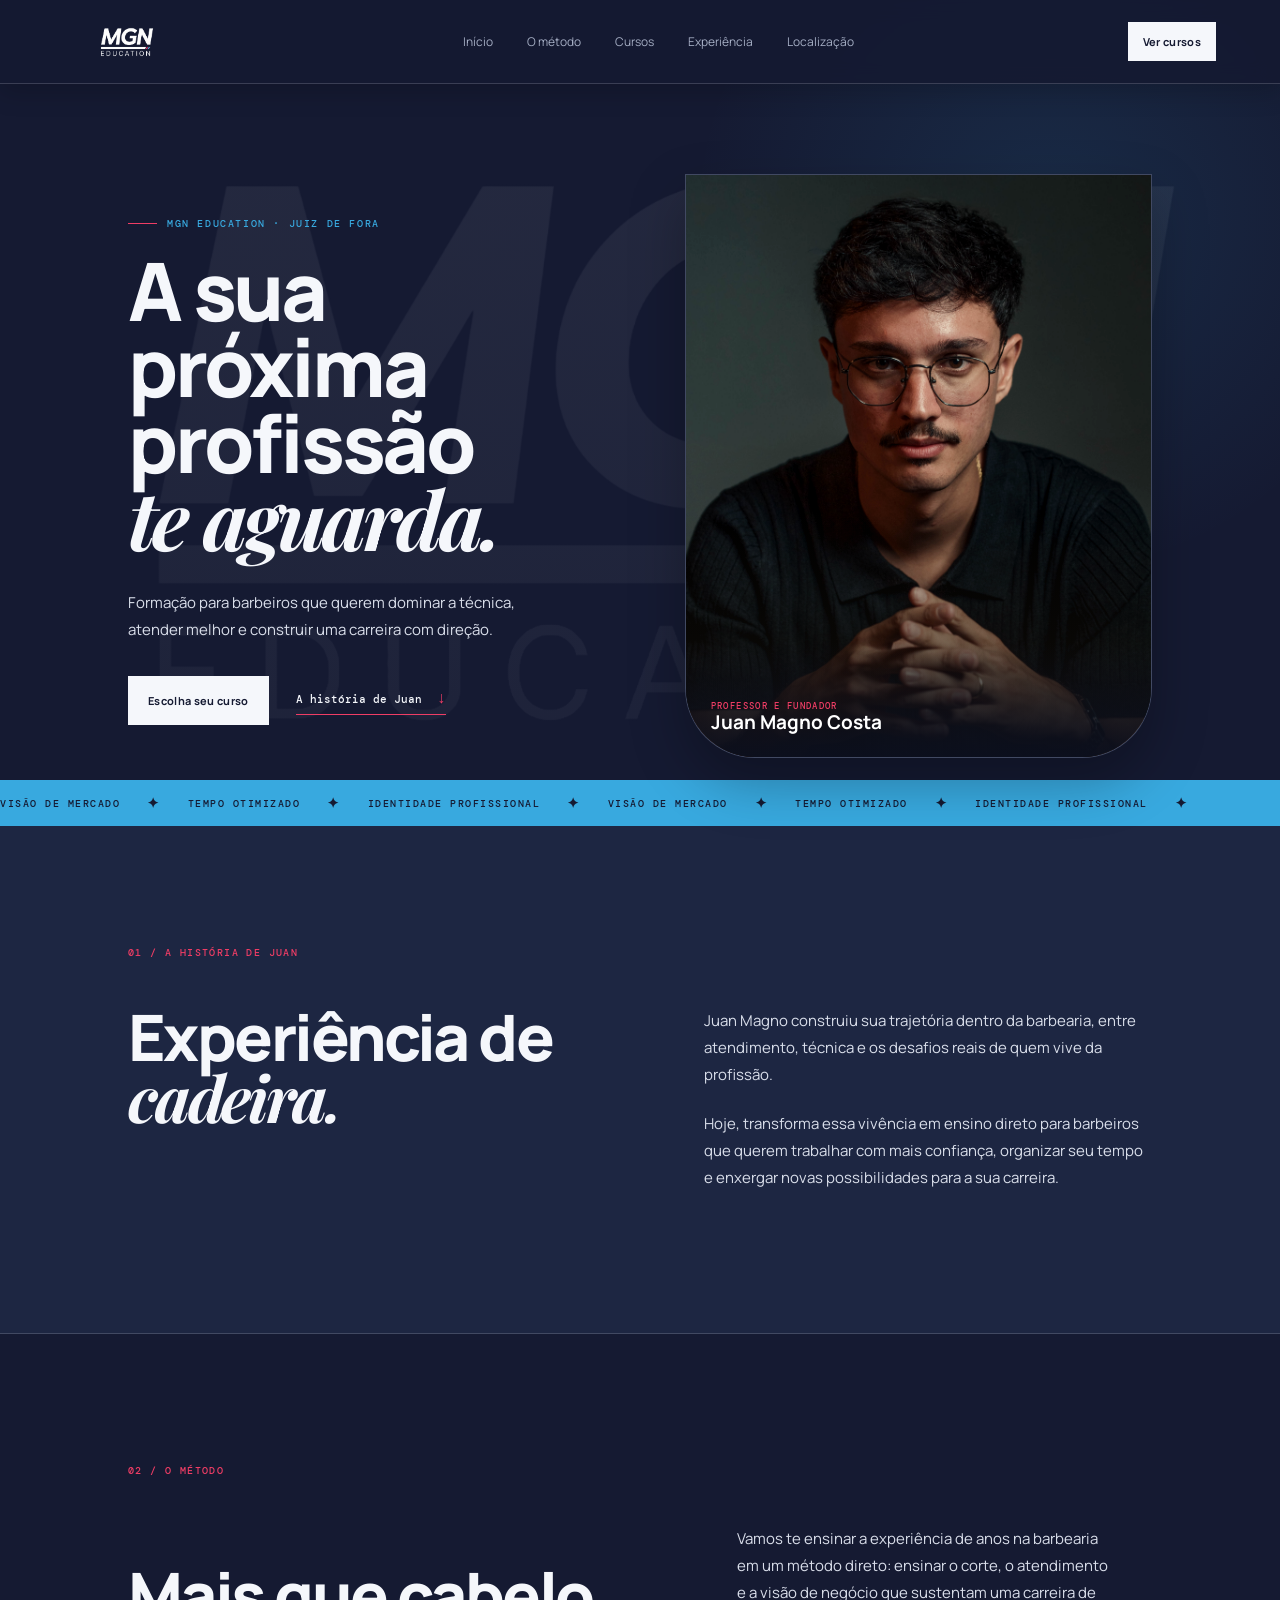
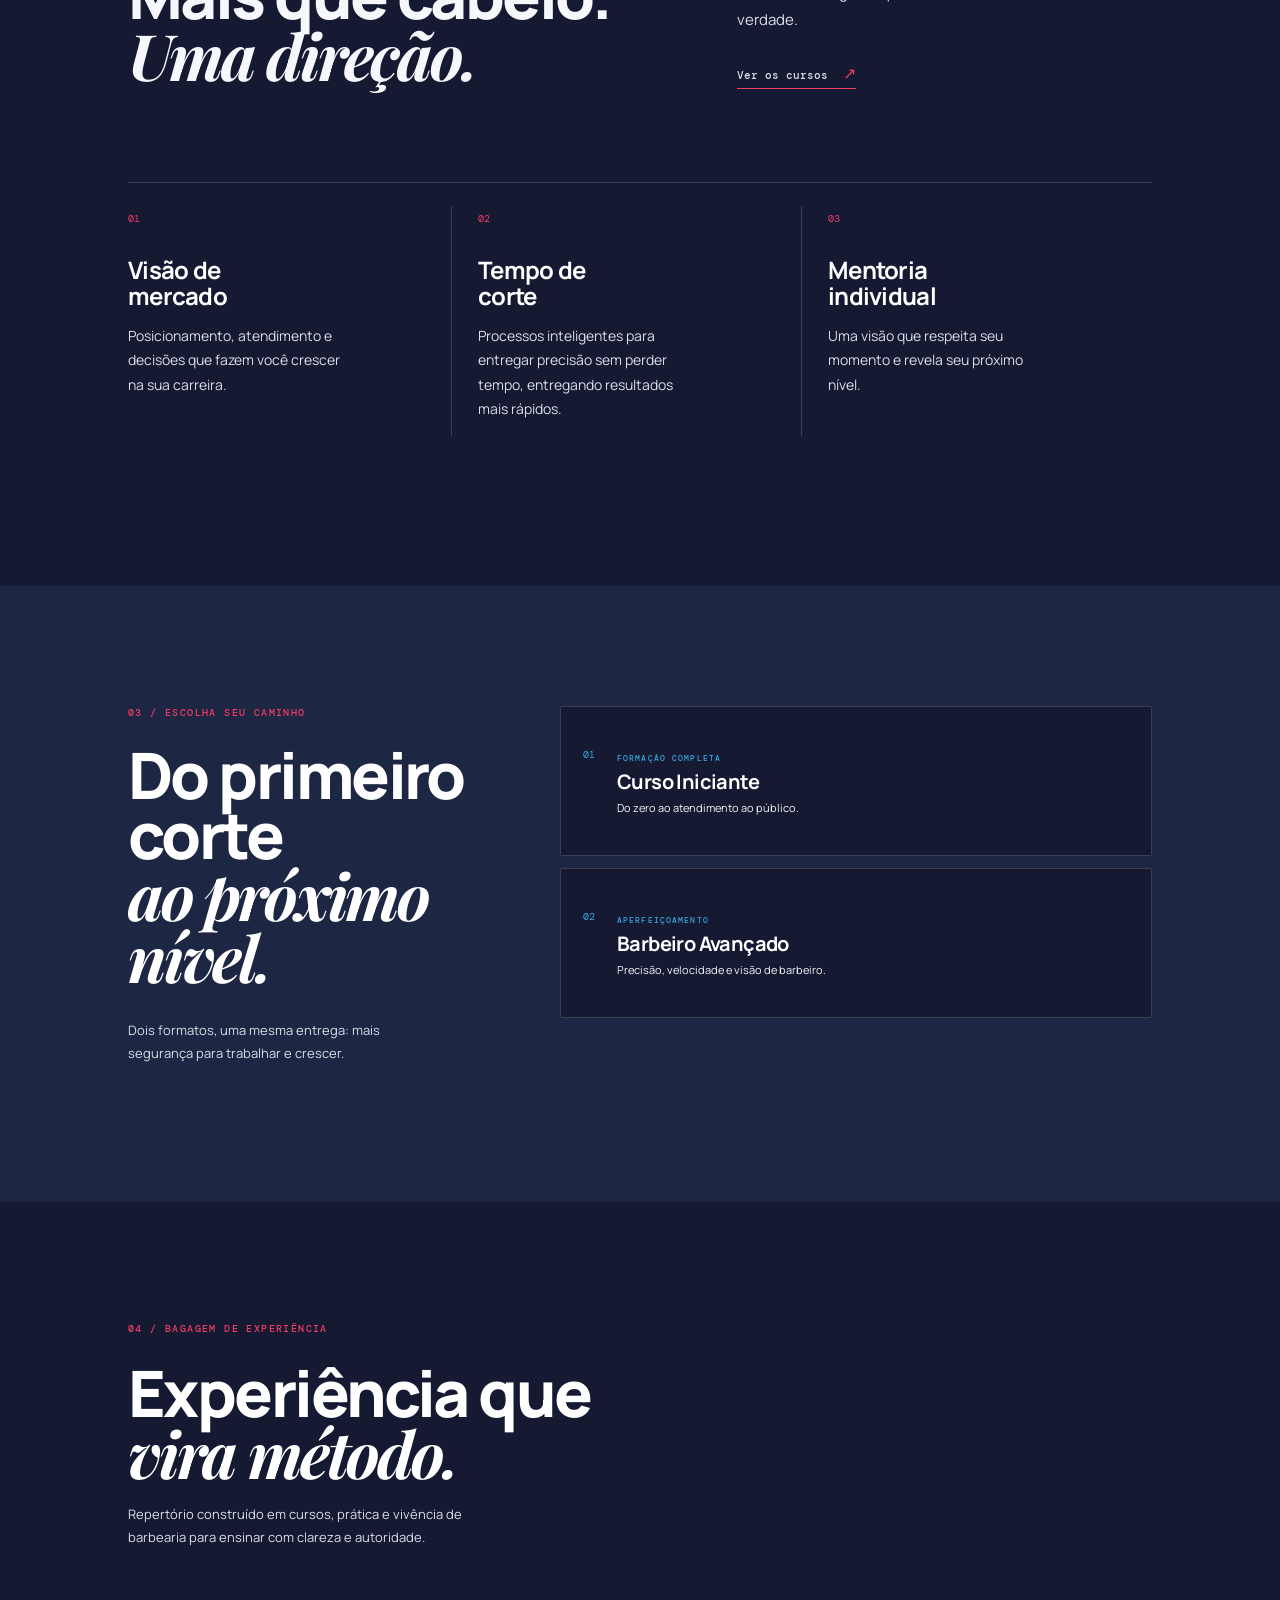
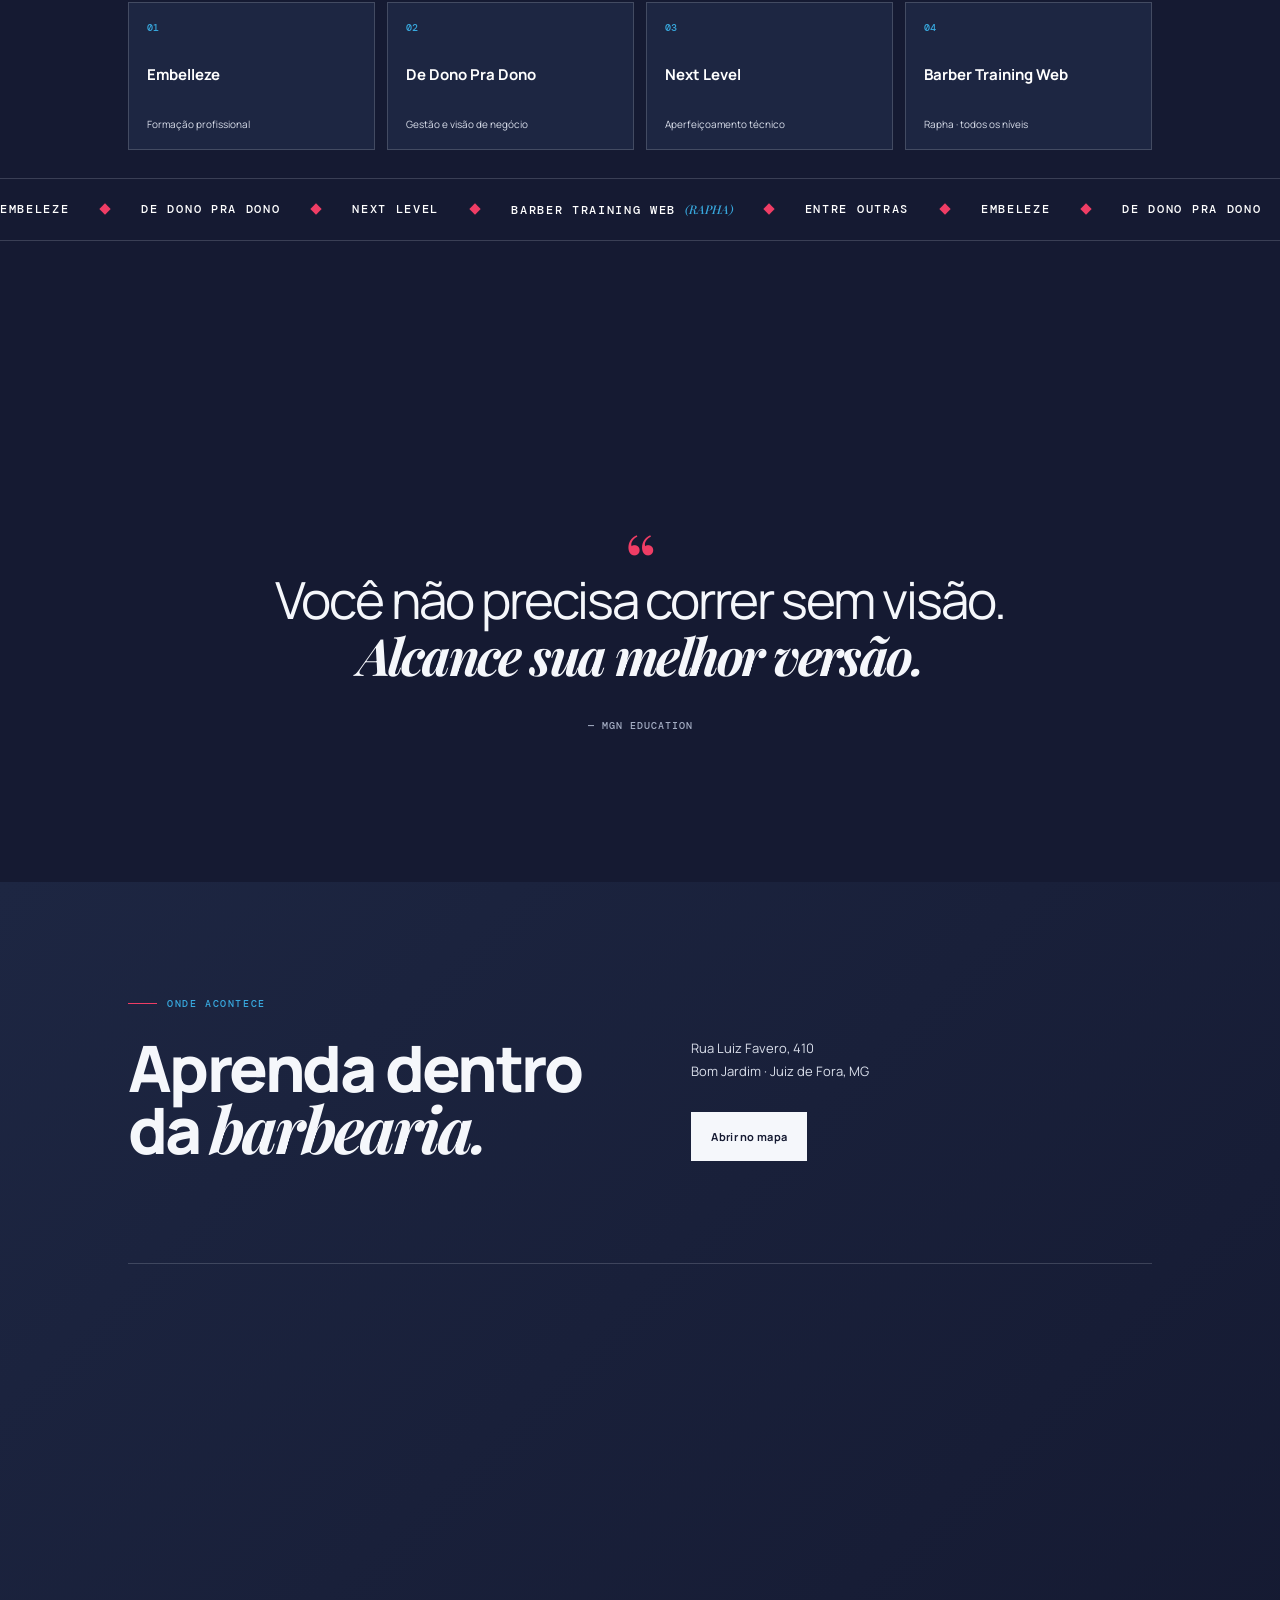
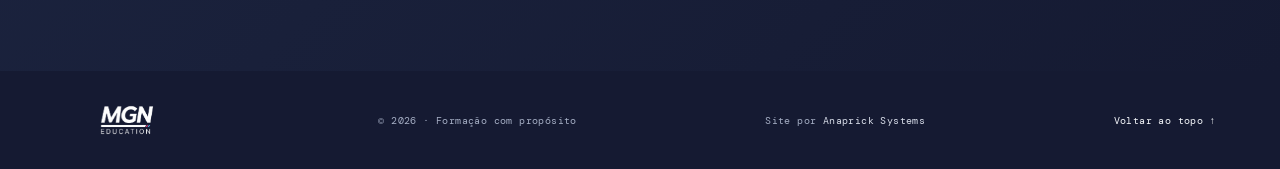
<file: Front_end/index.html>
<!doctype html>
<html lang="pt-BR">

<head>
    <meta charset="UTF-8" />
    <meta name="viewport" content="width=device-width, initial-scale=1.0" />
    <link rel="icon" type="image/png" href="img/logo-icon.png" />
    <meta name="description"
        content="MGN Education: formação para barbeiros que querem dominar técnica, tempo e visão de mercado." />
    <title>MGN Education | Corte com direção</title>
    <link rel="preconnect" href="https://fonts.googleapis.com" />
    <link rel="preconnect" href="https://fonts.gstatic.com" crossorigin />
    <link
        href="https://fonts.googleapis.com/css2?family=DM+Mono:wght@400;500&family=Manrope:wght@400;500;600;700;800&family=Playfair+Display:ital,wght@0,700;1,700&display=swap"
        rel="stylesheet" />
    <link rel="stylesheet" href="styles.css" />
    <link rel="stylesheet" href="brand.css" />
</head>

<body>
    <header class="site-header">
        <a class="brand" href="#top" aria-label="MGN Education, início">
            <img class="logo-image" src="img/logo.png" alt="MGN Education" />
        </a>
        <button class="menu-toggle" type="button" aria-expanded="false" aria-controls="primary-navigation">
            <span></span>
            <span></span>
            <span></span>
            <span class="sr-only">Abrir menu</span>
        </button>
        <nav class="nav-links" id="primary-navigation" aria-label="Navegação principal">
            <a href="#top">Início</a>
            <a href="#metodo">O método</a>
            <a href="#cursos">Cursos</a>
            <a href="#formacoes">Experiência</a>
            <a href="#localizacao">Localização</a>
        </nav>
        <a class="button button-small" href="#cursos">Ver cursos 
            <!-- <span>↗</span> -->
        </a>
    </header>

    <main id="top">
        <section class="hero section-pad">
            <div class="hero-copy reveal">
                <p class="eyebrow"><span class="eyebrow-line"></span> MGN Education · Juiz de Fora</p>
                <h1>A sua próxima<br />profissão<br /><em>te aguarda.</em></h1>
                <p class="hero-intro">Formação para barbeiros que querem dominar a técnica, atender melhor e construir
                    uma carreira com direção.</p>
                <div class="hero-actions">
                    <a class="button" href="#cursos">Escolha seu curso 
                        <!-- <span>↘</span> -->
                    </a>
                    <a class="text-link" href="#historia">A história de Juan <span>↓</span></a>
                </div>
            </div>
            <div class="hero-visual reveal-delay">
                <div class="portrait-frame">
                    <img src="img/juan.JPEG" alt="Juan Magno Costa, professor e fundador da MGN Education" />
                    <div class="portrait-label"><span>PROFESSOR E FUNDADOR</span><strong>Juan Magno Costa</strong>
                        <!-- <small>Formação para quem vive da barbearia</small> -->
                    </div>
                </div>
            </div>
        </section>

        <div class="ticker" aria-label="Princípios da MGN Education">
            <div class="ticker-track"><span>VISÃO DE MERCADO</span><b>✦</b><span>TEMPO
                    OTIMIZADO</span><b>✦</b><span>IDENTIDADE PROFISSIONAL</span><b>✦</b><span>VISÃO DE
                    MERCADO</span><b>✦</b><span>TEMPO OTIMIZADO</span><b>✦</b><span>IDENTIDADE
                    PROFISSIONAL</span><b>✦</b></div>
        </div>

        <section class="story section-pad" id="historia">
            <div class="section-index">01 / A história de Juan</div>
            <div class="story-content">
                <h2>Experiência de<br /><em>cadeira.</em></h2>
                <div class="intro-text">
                    <p>Juan Magno construiu sua trajetória dentro da barbearia, entre atendimento, técnica e os
                        desafios reais de quem vive da profissão.</p>
                    <p>Hoje, transforma essa vivência em ensino direto para barbeiros que querem trabalhar com mais
                        confiança, organizar seu tempo e enxergar novas possibilidades para a sua carreira.</p>
                </div>
            </div>
        </section>

        <section class="intro section-pad" id="metodo">
            <div class="section-index">02 / O método</div>
            <div class="intro-content">
                <h2>Mais que cabelo.<br /><em>Uma direção.</em></h2>
                <div class="intro-text">
                    <p>Vamos te ensinar a experiência de anos na barbearia em um método direto: ensinar o corte, o
                        atendimento e a visão de negócio que sustentam uma carreira de verdade.</p><a class="text-link"
                        href="#cursos">Ver os cursos <span>↗</span></a>
                </div>
            </div>
            <div class="principles">
                <article><span>01</span>
                    <h3>Visão de<br />mercado</h3>
                    <p>Posicionamento, atendimento e decisões que fazem você crescer na sua carreira.</p>
                </article>
                <article><span>02</span>
                    <h3>Tempo de<br />corte</h3>
                    <p>Processos inteligentes para entregar precisão sem perder tempo, entregando resultados mais rápidos.</p>
                </article>
                <article><span>03</span>
                    <h3>Mentoria<br />individual</h3>
                    <p>Uma visão que respeita seu momento e revela seu próximo nível.</p>
                </article>
            </div>
        </section>

        <section class="education section-pad" id="cursos">
            <div class="education-heading">
                <div class="section-index">03 / Escolha seu caminho</div>
                <h2>Do primeiro corte<br /><em>ao próximo nível.</em></h2>
                <p>Dois formatos, uma mesma entrega: mais segurança para trabalhar e crescer.</p>
            </div>
            <div class="course-list">
                <a class="course" href="/curso-iniciante"><span class="course-number">01</span>
                    <div><small>FORMAÇÃO COMPLETA</small><strong>Curso Iniciante</strong>
                        <p>Do zero ao atendimento ao público.</p>
                    </div>
                    <!-- <span class="course-arrow">↗</span> -->
                </a>
                <a class="course" href="/curso-avancado"><span class="course-number">02</span>
                    <div><small>APERFEIÇOAMENTO</small><strong>Barbeiro Avançado</strong>
                        <p>Precisão, velocidade e visão de barbeiro.</p>
                    </div>
                    <!-- <span class="course-arrow">↗</span> -->
                </a>
            </div>
        </section>

        <section class="training section-pad" id="formacoes">
            <div class="section-index">04 / Bagagem de experiência</div>
            <h2>Experiência que<br /><em>vira método.</em></h2>
            <p class="training-intro">Repertório construído em cursos, prática e vivência de barbearia para ensinar com
                clareza e autoridade.</p>
            <div class="training-cards">
                <article><span>01</span><strong>Embelleze</strong><small>Formação profissional</small></article>
                <article><span>02</span><strong>De Dono Pra Dono</strong><small>Gestão e visão de negócio</small>
                </article>
                <article><span>03</span><strong>Next Level</strong><small>Aperfeiçoamento técnico</small></article>
                <article><span>04</span><strong>Barber Training Web</strong><small>Rapha · todos os níveis</small>
                </article>
            </div>
            <div class="training-rail">
                <div class="training-track"><span>EMBELEZE</span><b>✦</b><span>DE DONO PRA DONO</span><b>✦</b><span>NEXT
                        LEVEL</span><b>✦</b><span>BARBER TRAINING WEB <i>(RAPHA)</i></span><b>✦</b><span>ENTRE
                        OUTRAS</span><b>✦</b><span>EMBELEZE</span><b>✦</b><span>DE DONO PRA
                        DONO</span><b>✦</b><span>NEXT LEVEL</span><b>✦</b><span>BARBER TRAINING WEB
                        <i>(RAPHA)</i></span><b>✦</b></div>
            </div>
        </section>

        <section class="quote-section section-pad">
            <div class="quote-mark">“</div>
            <blockquote>Você não precisa correr sem visão.<br /><em>Alcance sua melhor versão.</em></blockquote>
            <div class="quote-credit">— MGN Education
                <!-- <br /><small>Magno Education</small></div> -->
        </section>

        <section class="contact section-pad" id="contato">
            <div>
                <p class="eyebrow"><span class="eyebrow-line"></span> Onde acontece</p>
                <h2 id="localizacao">Aprenda dentro<br />da <em>barbearia.</em></h2>
            </div>
            <div class="contact-side">
                <p>Rua Luiz Favero, 410<br />Bom Jardim · Juiz de Fora, MG</p><a class="button"
                    href="https://www.google.com/maps/search/?api=1&query=Rua+Luiz+Favero%2C+410%2C+Bom+Jardim%2C+Juiz+de+Fora%2C+MG"
                    target="_blank" rel="noreferrer">Abrir no mapa 
                    <!-- <span>↗</span> -->
                </a>
            </div>
            <div class="map-wrap"><iframe title="Mapa da MGN Education"
                    src="https://www.google.com/maps?q=Rua+Luiz+Favero,+410,+Bom+Jardim,+Juiz+de+Fora,+MG&output=embed"
                    loading="lazy" allowfullscreen referrerpolicy="no-referrer-when-downgrade"></iframe></div>
        </section>
    </main>

    <footer class="site-footer"><a class="brand" href="#top"><img class="logo-image" src="img/logo.png"
                alt="MGN Education" /></a><span>© 2026 · Formação com propósito</span><span>Site por <a
                href="https://anaprick.vercel.app/" target="_blank" rel="noreferrer">Anaprick Systems</a></span><a
            href="#top">Voltar ao topo ↑</a></footer>
    <script src="script.js"></script>
</body>

</html>
</file>
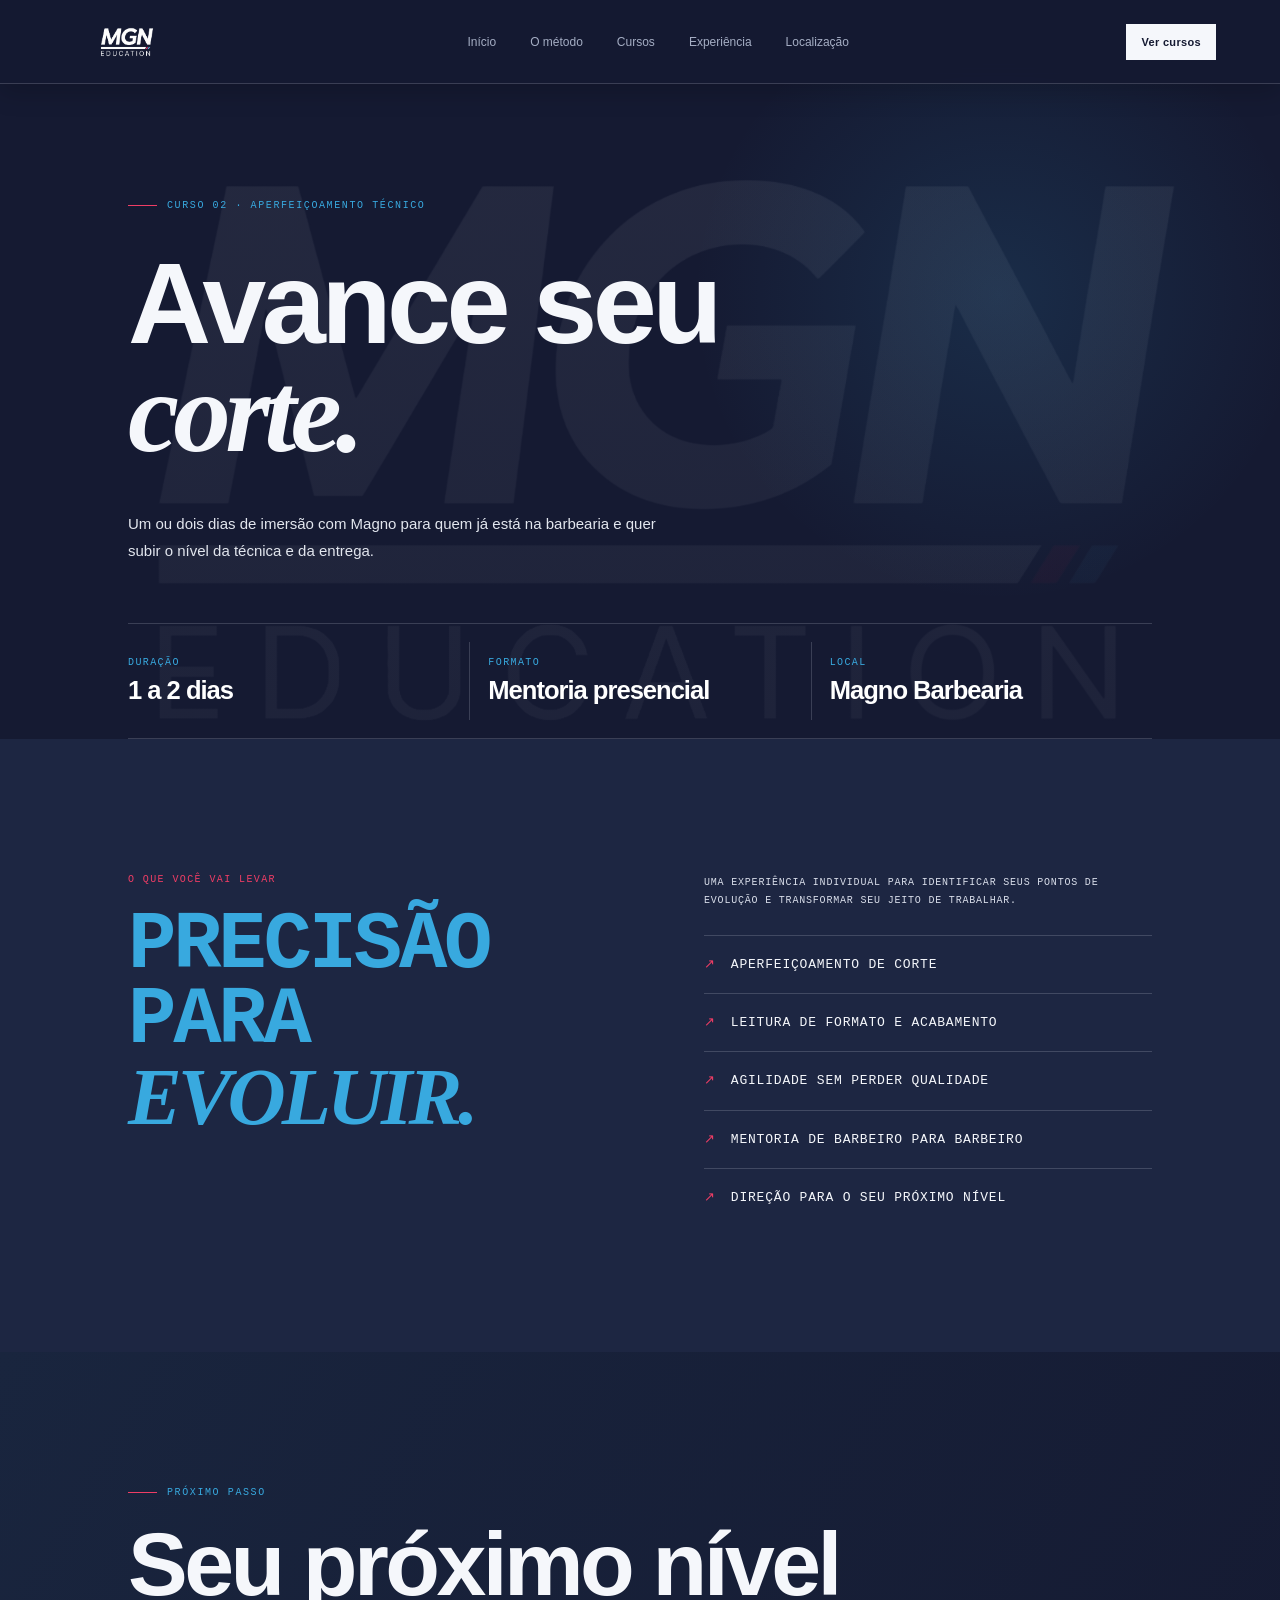
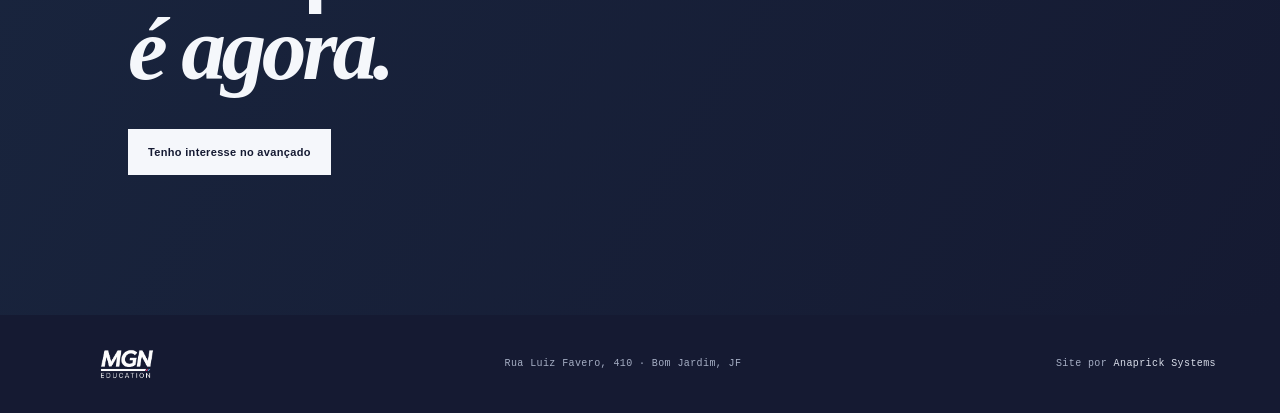
<file: Front_end/curso-avancado.html>
<!doctype html>
<html lang="pt-BR">

<head>
    <meta charset="UTF-8" />
    <meta name="viewport" content="width=device-width, initial-scale=1.0" />
    <link rel="icon" type="image/png" href="img/logo-icon.png" />
    <title>Barbeiro Avançado | MGN Education</title>
    <link rel="stylesheet" href="styles.css" />
    <link rel="stylesheet" href="brand.css" />
</head>

<body class="course-page advanced-page">
    <header class="site-header">
        <a class="brand" href="/" aria-label="MGN Education, início">
            <img class="logo-image" src="img/logo.png" alt="MGN Education" />
        </a>
        <button class="menu-toggle" type="button" aria-expanded="false" aria-controls="primary-navigation">
            <span></span>
            <span></span>
            <span></span>
            <span class="sr-only">Abrir menu</span>
        </button>
        <nav class="nav-links" id="primary-navigation" aria-label="Navegação principal">
            <a href="/">Início</a>
            <a href="/#metodo">O método</a>
            <a href="/#cursos">Cursos</a>
            <a href="/#formacoes">Experiência</a>
            <a href="/#localizacao">Localização</a>
        </nav>
        <a class="button button-small" href="/#cursos">Ver cursos
            <!-- <span>↗</span> -->
        </a>
    </header>

    <main class="course-hero section-pad">
        <p class="eyebrow"><span class="eyebrow-line"></span> Curso 02 · Aperfeiçoamento técnico</p>
        <h1>Avance seu<br /><em>corte.</em></h1>
        <p class="course-lead">Um ou dois dias de imersão com Magno para quem já está na barbearia e quer subir o nível
            da técnica e da entrega.</p>
        <div class="course-meta"><span><b>Duração</b><strong>1 a 2
                    dias</strong></span><span><b>Formato</b><strong>Mentoria
                    presencial</strong></span><span><b>Local</b><strong>Magno Barbearia</strong></span></div>
    </main>
    <section class="course-detail section-pad">
        <div>
            <p class="section-index">O que você vai levar</p>
            <h2>Precisão para<br /><em>evoluir.</em></h2>
        </div>
        <div class="detail-copy">
            <p>Uma experiência individual para identificar seus pontos de evolução e transformar seu jeito de trabalhar.
            </p>
            <ul>
                <li>Aperfeiçoamento de corte</li>
                <li>Leitura de formato e acabamento</li>
                <li>Agilidade sem perder qualidade</li>
                <li>Mentoria de barbeiro para barbeiro</li>
                <li>Direção para o seu próximo nível</li>
            </ul>
        </div>
    </section>
    <section class="course-cta section-pad">
        <p class="eyebrow"><span class="eyebrow-line"></span> Próximo passo</p>
        <h2>Seu próximo nível<br /><em>é agora.</em></h2><a class="button"
            href="https://wa.me/5532984286411?text=Ol%C3%A1%2C%20quero%20saber%20mais%20sobre%20o%20Barbeiro%20Avan%C3%A7ado%20da%20MGN%20Education."
            target="_blank" rel="noreferrer">Tenho interesse no avançado 
            <!-- <span>↗</span> -->
        </a>
    </section>
    <footer class="site-footer"><a class="brand" href="/"><img class="logo-image" src="img/logo.png"
                alt="MGN Education" /></a><span>Rua Luiz Favero, 410 · Bom Jardim, JF</span><span>Site por <a
                href="https://anaprick.vercel.app/" target="_blank" rel="noreferrer">Anaprick Systems</a></span>
    </footer>
    <script src="script.js"></script>
</body>

</html>
</file>
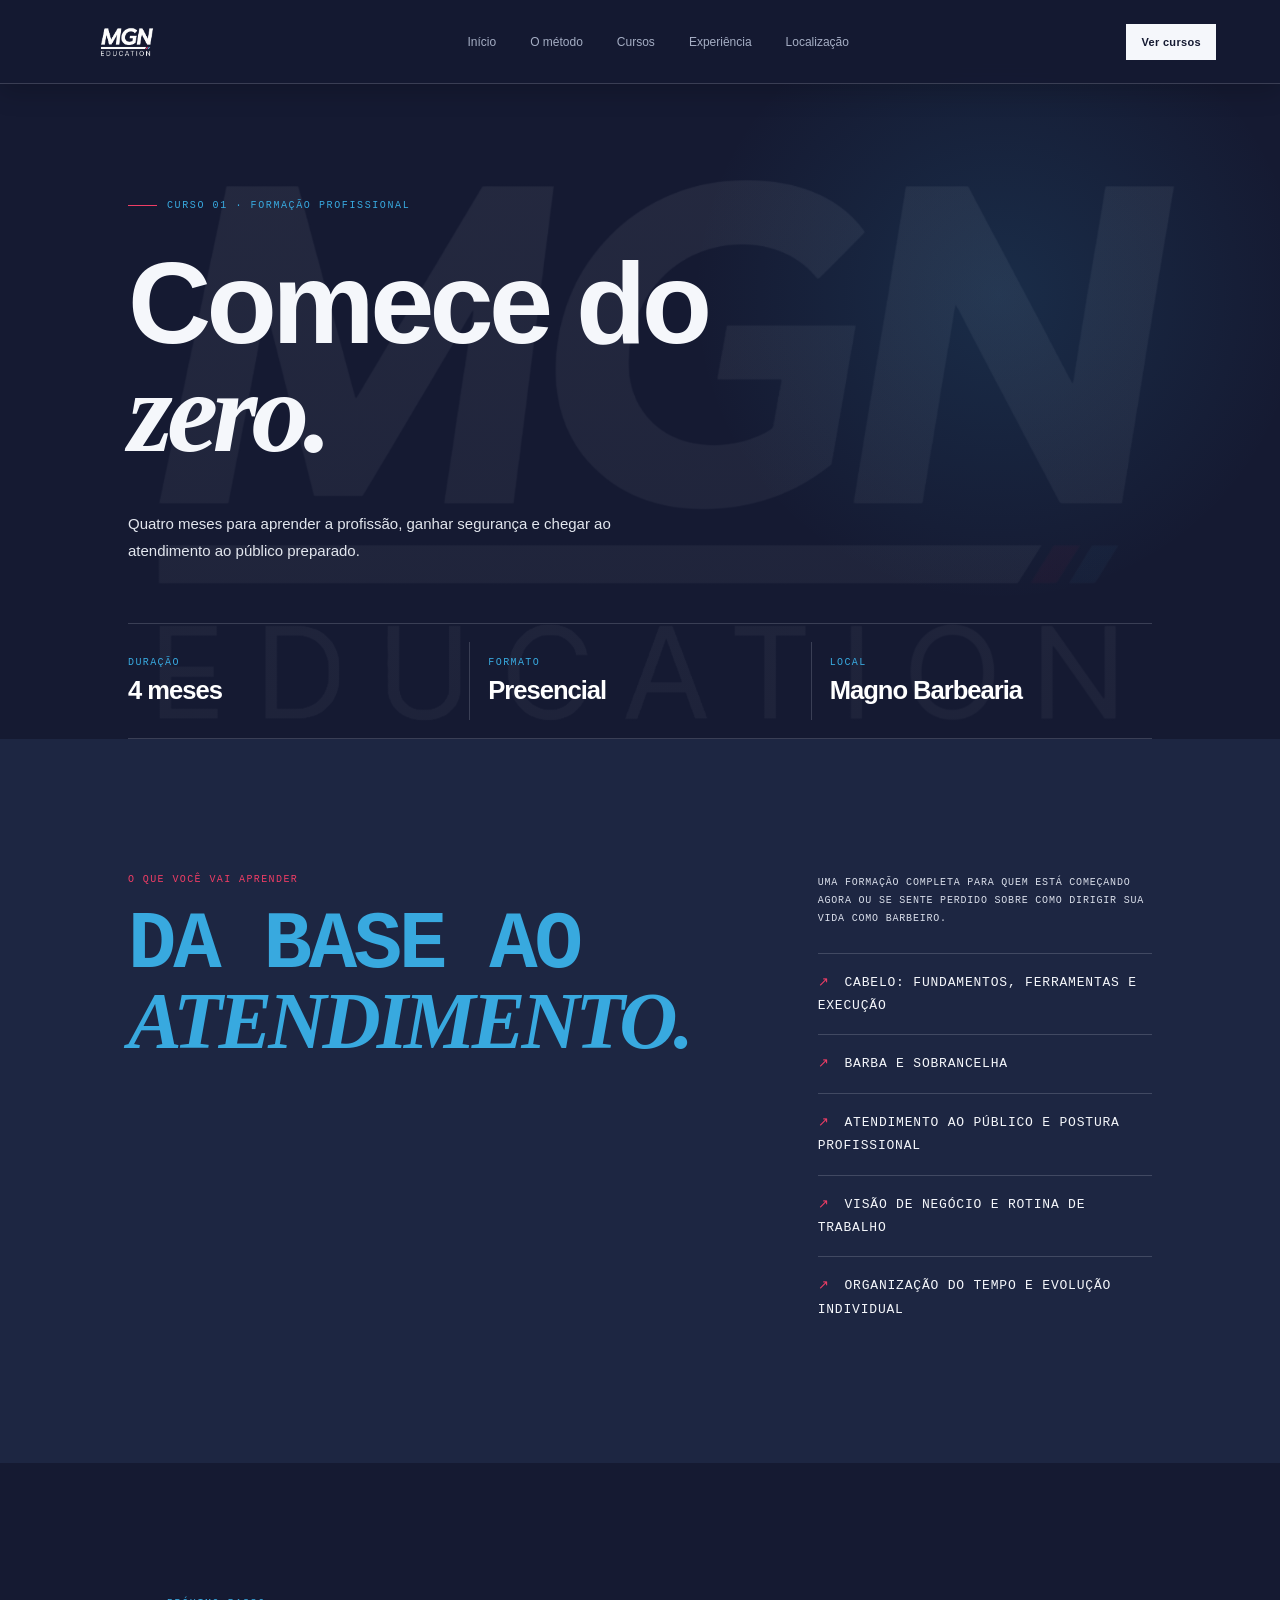
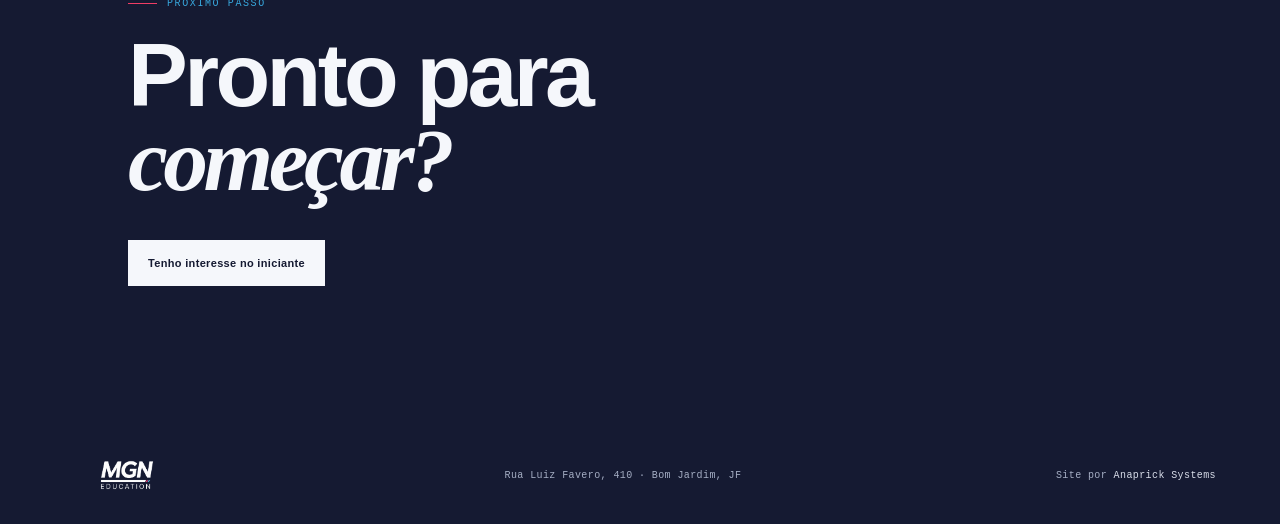
<file: Front_end/curso-iniciante.html>
<!doctype html>
<html lang="pt-BR">

<head>
    <meta charset="UTF-8" />
    <meta name="viewport" content="width=device-width, initial-scale=1.0" />
    <link rel="icon" type="image/png" href="img/logo-icon.png" />
    <title>Curso Iniciante | MGN Education</title>
    <link rel="stylesheet" href="styles.css" />
    <link rel="stylesheet" href="brand.css" />
</head>

<body class="course-page beginner-page">
    <header class="site-header">
        <a class="brand" href="/" aria-label="MGN Education, início">
            <img class="logo-image" src="img/logo.png" alt="MGN Education" />
        </a>
        <button class="menu-toggle" type="button" aria-expanded="false" aria-controls="primary-navigation">
            <span></span>
            <span></span>
            <span></span>
            <span class="sr-only">Abrir menu</span>
        </button>
        <nav class="nav-links" id="primary-navigation" aria-label="Navegação principal">
            <a href="/">Início</a>
            <a href="/#metodo">O método</a>
            <a href="/#cursos">Cursos</a>
            <a href="/#formacoes">Experiência</a>
            <a href="/#localizacao">Localização</a>
        </nav>
        <a class="button button-small" href="/#cursos">Ver cursos
        </a>
    </header>
    <main class="course-hero section-pad">
        <p class="eyebrow"><span class="eyebrow-line"></span> Curso 01 · Formação profissional</p>
        <h1>Comece do<br /><em>zero.</em></h1>
        <p class="course-lead">Quatro meses para aprender a profissão, ganhar segurança e chegar ao atendimento ao
            público preparado.</p>
        <div class="course-meta"><span><b>Duração</b><strong>4
                    meses</strong></span><span><b>Formato</b><strong>Presencial</strong></span><span><b>Local</b><strong>Magno Barbearia</strong></span></div>
    </main>
    <section class="course-detail section-pad">
        <div>
            <p class="section-index">O que você vai aprender</p>
            <h2>Da base ao <em><span class="beginner-attendance-break">atendi</span>mento.</em></h2>
        </div>
        <div class="detail-copy">
            <p>Uma formação completa para quem está começando agora ou se sente perdido sobre como dirigir sua vida como
                barbeiro.</p>
            <ul>
                <li>Cabelo: fundamentos, ferramentas e execução</li>
                <li>Barba e sobrancelha</li>
                <li>Atendimento ao público e postura profissional</li>
                <li>Visão de negócio e rotina de trabalho</li>
                <li>Organização do tempo e evolução individual</li>
            </ul>
        </div>
    </section>
    <section class="course-cta section-pad">
        <p class="eyebrow"><span class="eyebrow-line"></span> Próximo passo</p>
        <h2>Pronto para<br /><em>começar?</em></h2><a class="button"
            href="https://wa.me/5532984286411?text=Ol%C3%A1%2C%20quero%20saber%20mais%20sobre%20o%20Curso%20Iniciante%20da%20MGN%20Education."
            target="_blank" rel="noreferrer">Tenho interesse no iniciante 
        </a>
    </section>
    <footer class="site-footer"><a class="brand" href="/"><img class="logo-image" src="img/logo.png"
                alt="MGN Education" /></a><span>Rua Luiz Favero, 410 · Bom Jardim, JF</span><span>Site por <a
                href="https://anaprick.vercel.app/" target="_blank" rel="noreferrer">Anaprick Systems</a></span>
    </footer>
    <script src="script.js"></script>
</body>

</html>
</file>
<file: Front_end/styles.css>
:root {
    --ink: #f5f7fb;
    --paper: #11172d;
    --cream: #18213b;
    --gold: #ef3d65;
    --muted: #a5aec4;
    --line: rgba(225, 232, 245, .18);
    --blue: #38a9df
}

body {
    background: var(--paper);
    color: var(--ink);
    background-image: linear-gradient(rgba(17, 23, 45, .9), rgba(17, 23, 45, .96)), url('img/logo.png');
    background-size: cover;
    background-attachment: fixed
}

@media(max-width:700px) {
    .logo-image {
        width: 108px
    }

    .hero {
        background: transparent
    }

    .course-meta {
        gap: 20px;
        flex-wrap: wrap;
        margin-top: 38px
    }

    .course-hero {
        min-height: 550px;
        padding-top: 70px
    }

    .course-hero h1 {
        font-size: 65px
    }

    .course-detail {
        display: flex;
        flex-direction: column;
        gap: 48px;
        padding-top: 85px;
        padding-bottom: 90px
    }

    .course-cta {
        padding-top: 85px;
        padding-bottom: 95px
    }

    .map-wrap iframe {
        height: 240px
    }
}

:root {
    --ink: #f5f7fb;
    --paper: #151A32;
    --cream: #1d2642;
    --gold: #ef3d65;
    --muted: #a5aec4;
    --line: rgba(225, 232, 245, .18);
    --blue: #38a9df;
    --serif: 'Playfair Display', Georgia, serif;
    --sans: 'Manrope', sans-serif;
    --mono: 'DM Mono', monospace
}

body {
    background: var(--paper);
    color: var(--ink);
    font-family: var(--sans);
    background-image: linear-gradient(rgba(21, 26, 50, .93), rgba(21, 26, 50, .97)), url('img/logo.png');
    background-size: cover;
    background-attachment: fixed
}

.site-header {
    border-color: var(--line);
    background: rgba(21, 26, 50, .88);
    backdrop-filter: blur(10px)
}

.logo-image {
    width: 126px;
    height: 46px;
    object-fit: cover;
    object-position: center;
    mix-blend-mode: screen
}

.brand b,
.eyebrow,
.course-number,
.course-arrow {
    color: var(--blue)
}

.hero {
    background: radial-gradient(circle at 82% 28%, rgba(56, 169, 223, .12), transparent 30%), transparent
}

.hero-intro,
.intro-text,
.principles p,
.education-heading>p,
.contact-side p,
.training-intro {
    color: var(--muted)
}

.button {
    background: var(--ink);
    color: var(--paper)
}

.button:hover {
    background: var(--gold);
    color: white
}

.portrait-frame {
    border: 1px solid var(--line);
    background: var(--cream)
}

.portrait-frame img {
    filter: grayscale(.2) contrast(1.08)
}

.circle-note {
    background: var(--gold);
    color: white
}

.ticker {
    background: var(--blue);
    color: var(--paper)
}

.education {
    background: var(--cream)
}

.contact {
    background: linear-gradient(135deg, #1d2642, #151A32)
}

.map-wrap {
    grid-column: 1/-1;
    border-top: 1px solid var(--line);
    padding-top: 22px
}

.map-wrap iframe {
    display: block;
    width: 100%;
    height: 280px;
    border: 0;
    filter: grayscale(1) invert(.9) hue-rotate(175deg);
    opacity: .78
}

.training {
    padding-top: 120px;
    padding-bottom: 120px;
    overflow: hidden
}

.training h2 {
    font-size: clamp(48px, 5vw, 77px);
    margin: 28px 0 20px
}

.training-intro {
    max-width: 380px;
    line-height: 1.8;
    font-size: 13px
}

.training-rail {
    margin-top: 75px;
    margin-left: -10vw;
    margin-right: -10vw;
    overflow: hidden;
    border-top: 1px solid var(--line);
    border-bottom: 1px solid var(--line);
    padding: 22px 0
}

.training-track {
    display: flex;
    align-items: center;
    gap: 30px;
    width: max-content;
    animation: marquee 32s linear infinite;
    font: 500 12px var(--mono);
    letter-spacing: .14em
}

.training-track b {
    color: var(--gold);
    font-size: 15px
}

.training-track i {
    font-family: var(--serif);
    color: var(--blue);
    letter-spacing: 0
}

.course-page .site-header {
    position: relative
}

.course-hero {
    min-height: 610px;
    padding-top: 110px;
    display: flex;
    flex-direction: column;
    justify-content: center;
    background: radial-gradient(circle at 78% 40%, rgba(56, 169, 223, .13), transparent 28%)
}

.course-hero h1 {
    font-size: clamp(60px, 9vw, 130px);
    margin: 28px 0
}

.course-lead {
    max-width: 530px;
    color: var(--muted);
    line-height: 1.8
}

.course-meta {
    display: flex;
    gap: 48px;
    margin-top: 55px;
    border-top: 1px solid var(--line);
    padding-top: 22px
}

.course-meta span {
    font: 11px var(--mono);
    color: var(--muted);
    display: grid;
    gap: 10px
}

.course-meta b {
    font-weight: 400;
    text-transform: uppercase;
    color: var(--blue);
    letter-spacing: .1em
}

.course-detail {
    background: var(--cream);
    display: grid;
    grid-template-columns: 1fr 1fr;
    gap: 10vw;
    padding-top: 125px;
    padding-bottom: 125px
}

.detail-copy {
    max-width: 470px;
    color: var(--muted);
    line-height: 1.8
}

.detail-copy ul {
    list-style: none;
    padding: 15px 0 0;
    margin: 0
}

.detail-copy li {
    border-top: 1px solid var(--line);
    padding: 17px 0;
    color: var(--ink);
    font-size: 13px
}

.detail-copy li:before {
    content: '↗';
    color: var(--gold);
    margin-right: 15px
}

.course-cta {
    padding-top: 125px;
    padding-bottom: 140px
}

.course-cta h2 {
    font-size: clamp(54px, 7vw, 94px);
    margin: 24px 0 38px
}

.advanced-page .course-cta {
    background: linear-gradient(120deg, #19253e, #151A32)
}

@media(max-width:700px) {
    .logo-image {
        width: 108px
    }

    .hero {
        background: transparent
    }

    .course-meta {
        gap: 20px;
        flex-wrap: wrap;
        margin-top: 38px
    }

    .course-hero {
        min-height: 550px;
        padding-top: 70px
    }

    .course-hero h1 {
        font-size: 65px
    }

    .course-detail {
        display: flex;
        flex-direction: column;
        gap: 48px;
        padding-top: 85px;
        padding-bottom: 90px
    }

    .course-cta {
        padding-top: 85px;
        padding-bottom: 95px
    }

    .training {
        padding-top: 85px;
        padding-bottom: 90px
    }

    .training-rail {
        margin-left: -6vw;
        margin-right: -6vw
    }

    .map-wrap iframe {
        height: 240px
    }
}

.site-header {
    border-color: var(--line);
    background: rgba(17, 23, 45, .84);
    backdrop-filter: blur(10px)
}

.logo-image {
    width: 126px;
    height: 46px;
    object-fit: cover;
    object-position: center;
    mix-blend-mode: screen
}

.brand b,
.eyebrow,
.course-number,
.course-arrow {
    color: var(--blue)
}

.hero {
    background: radial-gradient(circle at 82% 28%, rgba(56, 169, 223, .12), transparent 30%), transparent
}

.hero-intro,
.intro-text,
.principles p,
.education-heading>p,
.contact-side p {
    color: var(--muted)
}

.button {
    background: var(--ink);
    color: var(--paper)
}

.button:hover {
    background: var(--gold);
    color: white
}

.portrait-frame {
    border: 1px solid var(--line);
    background: var(--cream)
}

.portrait-frame img {
    filter: grayscale(.2) contrast(1.08)
}

.circle-note {
    background: var(--gold);
    color: white
}

.ticker {
    background: var(--blue);
    color: var(--paper)
}

.education {
    background: var(--cream)
}

.contact {
    background: linear-gradient(135deg, #18213b, #11172d)
}

.map-wrap {
    grid-column: 1/-1;
    border-top: 1px solid var(--line);
    padding-top: 22px
}

.map-wrap iframe {
    display: block;
    width: 100%;
    height: 280px;
    border: 0;
    filter: grayscale(1) invert(.9) hue-rotate(175deg);
    opacity: .78
}

.course-page .site-header {
    position: relative
}

.course-hero {
    min-height: 610px;
    padding-top: 110px;
    display: flex;
    flex-direction: column;
    justify-content: center;
    background: radial-gradient(circle at 78% 40%, rgba(56, 169, 223, .13), transparent 28%)
}

.course-hero h1 {
    font-size: clamp(60px, 9vw, 130px);
    margin: 28px 0
}

.course-lead {
    max-width: 530px;
    color: var(--muted);
    line-height: 1.8
}

.course-meta {
    display: flex;
    gap: 48px;
    margin-top: 55px;
    border-top: 1px solid var(--line);
    padding-top: 22px
}

.course-meta span {
    font: 11px var(--mono);
    color: var(--muted);
    display: grid;
    gap: 10px
}

.course-meta b {
    font-weight: 400;
    text-transform: uppercase;
    color: var(--blue);
    letter-spacing: .1em
}

.course-detail {
    background: var(--cream);
    display: grid;
    grid-template-columns: 1fr 1fr;
    gap: 10vw;
    padding-top: 125px;
    padding-bottom: 125px
}

.detail-copy {
    max-width: 470px;
    color: var(--muted);
    line-height: 1.8
}

.detail-copy ul {
    list-style: none;
    padding: 15px 0 0;
    margin: 0
}

.detail-copy li {
    border-top: 1px solid var(--line);
    padding: 17px 0;
    color: var(--ink);
    font-size: 13px
}

.detail-copy li:before {
    content: '↗';
    color: var(--gold);
    margin-right: 15px
}

.course-cta {
    padding-top: 125px;
    padding-bottom: 140px
}

.course-cta h2 {
    font-size: clamp(54px, 7vw, 94px);
    margin: 24px 0 38px
}

.advanced-page .course-cta {
    background: linear-gradient(120deg, #19253e, #11172d)
}

@media(max-width:700px) {
    .logo-image {
        width: 108px
    }

    .hero {
        background: transparent
    }

    .course-meta {
        gap: 20px;
        flex-wrap: wrap;
        margin-top: 38px
    }

    .course-hero {
        min-height: 550px;
        padding-top: 70px
    }

    .course-hero h1 {
        font-size: 65px
    }

    .course-detail {
        display: flex;
        flex-direction: column;
        gap: 48px;
        padding-top: 85px;
        padding-bottom: 90px
    }

    .course-cta {
        padding-top: 85px;
        padding-bottom: 95px
    }

    .map-wrap iframe {
        height: 240px
    }
}

:root {
    --ink: #171614;
    --paper: #f2eee7;
    --cream: #e8e1d5;
    --gold: #c7944d;
    --muted: #736e66;
    --line: rgba(23, 22, 20, .18);
    --serif: 'Playfair Display', Georgia, serif;
    --sans: 'Manrope', sans-serif;
    --mono: 'DM Mono', monospace
}

* {
    box-sizing: border-box
}

html {
    scroll-behavior: smooth
}

body {
    margin: 0;
    background: var(--paper);
    color: var(--ink);
    font-family: var(--sans);
    font-size: 15px
}

a {
    color: inherit;
    text-decoration: none
}

.site-header {
    height: 84px;
    display: flex;
    align-items: center;
    justify-content: space-between;
    padding: 0 5vw;
    border-bottom: 1px solid var(--line);
    position: absolute;
    top: 0;
    left: 0;
    right: 0;
    z-index: 2
}

.brand {
    display: flex;
    align-items: center;
    gap: 10px;
    font-size: 11px;
    letter-spacing: .14em;
    font-weight: 800
}

.brand b {
    color: var(--gold);
    font-weight: 800
}

.brand-mark {
    display: grid;
    place-items: center;
    width: 32px;
    height: 32px;
    border: 1px solid var(--gold);
    font-family: var(--serif);
    font-size: 20px;
    font-style: italic;
    color: var(--gold)
}

.nav-links {
    display: flex;
    gap: 34px;
    color: var(--muted);
    font-size: 12px
}

.menu-toggle {
    display: none;
    border: 0;
    background: transparent;
    color: var(--ink);
    cursor: pointer;
    padding: 8px;
}

.menu-toggle span:not(.sr-only) {
    display: block;
    width: 24px;
    height: 2px;
    margin: 5px 0;
    background: currentColor;
    transition: transform .2s, opacity .2s;
}

.sr-only {
    position: absolute;
    width: 1px;
    height: 1px;
    padding: 0;
    margin: -1px;
    overflow: hidden;
    clip: rect(0, 0, 0, 0);
    white-space: nowrap;
    border: 0;
}

.nav-links a:hover,
.text-link:hover {
    color: var(--gold)
}

.button {
    display: inline-flex;
    align-items: center;
    gap: 22px;
    background: var(--ink);
    color: var(--paper);
    padding: 17px 20px;
    font-size: 11px;
    letter-spacing: .03em;
    font-weight: 700;
    transition: background .25s, transform .25s
}

.button:hover {
    background: var(--gold);
    transform: translateY(-3px)
}

.button span {
    font-size: 17px;
    line-height: 0
}

.button-small {
    padding: 12px 15px;
    gap: 12px
}

.section-pad {
    padding-left: 10vw;
    padding-right: 10vw
}

.hero {
    min-height: 780px;
    padding-top: 152px;
    display: grid;
    grid-template-columns: 1fr 1fr;
    align-items: center;
    gap: 7vw;
    background: radial-gradient(circle at 14% 68%, rgba(199, 148, 77, .11), transparent 25%), var(--paper)
}

.eyebrow {
    font: 500 10px var(--mono);
    text-transform: uppercase;
    letter-spacing: .16em;
    color: var(--gold);
    display: flex;
    align-items: center;
    gap: 10px
}

.eyebrow-line {
    height: 1px;
    width: 29px;
    background: var(--gold)
}

h1,
h2 {
    font-size: clamp(52px, 6.3vw, 100px);
    line-height: .94;
    letter-spacing: -.04em;
    margin: 23px 0 30px;
    font-weight: 800
}

em {
    font-family: var(--serif);
    font-weight: 700;
    letter-spacing: -.05em
}

.hero-intro {
    color: var(--muted);
    line-height: 1.8;
    max-width: 390px;
    margin-bottom: 33px
}

.hero-actions {
    display: flex;
    align-items: center;
    gap: 27px
}

.text-link {
    font: 500 11px var(--mono);
    border-bottom: 1px solid var(--gold);
    padding-bottom: 6px
}

.text-link span {
    color: var(--gold);
    font-size: 16px;
    margin-left: 8px
}

.hero-visual {
    position: relative;
    justify-self: end;
    width: min(100%, 470px)
}

.portrait-frame {
    position: relative;
    aspect-ratio: 4/5;
    overflow: hidden
}

.portrait-frame:after {
    content: '';
    position: absolute;
    inset: 0;
    background: linear-gradient(180deg, transparent 58%, rgba(20, 17, 12, .8));
    pointer-events: none
}

.portrait-frame img {
    width: 100%;
    height: 100%;
    object-fit: cover;
    filter: saturate(.72);
    /* transition: transform .7s cubic-bezier(.2, .7, .2, 1) */
}

.portrait-frame:hover img {
    transform: scale(1.07)
}

.portrait-label {
    position: absolute;
    bottom: 25px;
    left: 28px;
    color: var(--paper);
    z-index: 1;
    display: grid;
    grid-template-columns: auto 1fr;
    column-gap: 12px;
    line-height: 1.1
}

.portrait-label span {
    font: 11px var(--mono);
    /* color: var(--gold) */
}

.portrait-label strong {
    font-size: 14px
}

.portrait-label small {
    grid-column: 2;
    color: #c7c0b5;
    font-size: 10px;
    margin-top: 5px
}

.circle-note {
    position: absolute;
    right: -48px;
    top: 47px;
    width: 104px;
    height: 104px;
    border-radius: 50%;
    background: var(--gold);
    display: grid;
    place-content: center;
    text-align: center;
    font: 700 13px var(--serif);
    line-height: 0.5;
    transform: rotate(8deg);
    animation: float 4s ease-in-out infinite
}

.circle-note i {
    font-weight: 400
}

.ticker {
    overflow: hidden;
    background: var(--gold);
    color: var(--ink);
    padding: 14px 0;
    font: 500 10px var(--mono);
    letter-spacing: .15em
}

.ticker-track {
    display: flex;
    width: max-content;
    align-items: center;
    gap: 27px;
    animation: marquee 28s linear infinite
}

.ticker b {
    font-size: 14px
}

.intro {
    padding-top: 130px;
    padding-bottom: 150px
}

.section-index {
    font: 500 10px var(--mono);
    color: var(--gold);
    letter-spacing: .14em;
    text-transform: uppercase
}

.intro-content {
    display: grid;
    grid-template-columns: 1.1fr .9fr;
    gap: 8vw;
    align-items: end;
    margin-top: 48px
}

.intro h2,
.education h2,
.contact h2 {
    font-size: clamp(48px, 5vw, 77px);
    margin: 0
}

.intro-text {
    max-width: 380px;
    color: var(--muted);
    line-height: 1.8
}

.intro-text p {
    margin: 0 0 27px
}

.principles {
    display: grid;
    grid-template-columns: repeat(3, 1fr);
    gap: 26px;
    border-top: 1px solid var(--line);
    margin-top: 95px;
    padding-top: 23px
}

.principles article {
    min-height: 180px;
    border-right: 1px solid var(--line);
    padding-right: 30px
}

.principles article:last-child {
    border: 0
}

.principles span,
.course-number {
    font: 10px var(--mono);
    color: var(--gold)
}

h3 {
    font-size: 19px;
    line-height: 1.1;
    margin: 30px 0 14px;
    letter-spacing: -.03em
}

.principles p {
    font-size: 12px;
    line-height: 1.7;
    color: var(--muted);
    max-width: 220px
}

.education {
    background: var(--ink);
    color: var(--paper);
    display: grid;
    grid-template-columns: .8fr 1.2fr;
    gap: 9vw;
    padding-top: 120px;
    padding-bottom: 125px
}

.education .section-index {
    color: var(--gold)
}

.education-heading>p {
    color: #a7a199;
    line-height: 1.7;
    max-width: 240px;
    font-size: 12px;
    margin-top: 30px
}

.course-list {
    border-top: 1px solid rgba(242, 238, 231, .25)
}

.course {
    display: grid;
    grid-template-columns: 45px 1fr auto;
    align-items: center;
    min-height: 110px;
    border-bottom: 1px solid rgba(242, 238, 231, .25);
    transition: padding .3s, background .3s
}

.course:hover {
    padding-left: 14px;
    background: rgba(199, 148, 77, .08)
}

.course strong {
    display: block;
    font-size: 21px;
    letter-spacing: -.03em
}

.course small {
    display: block;
    color: #a7a199;
    font-size: 10px;
    margin-top: 8px
}

.course i {
    font-family: var(--serif);
    font-weight: 400;
    color: var(--gold)
}

.course-arrow {
    color: var(--gold);
    font-size: 23px
}

.quote-section {
    text-align: center;
    padding-top: 145px;
    padding-bottom: 150px
}

.quote-mark {
    font: 80px var(--serif);
    color: var(--gold);
    height: 65px
}

.quote-section blockquote {
    font-size: clamp(32px, 4vw, 59px);
    line-height: 1.1;
    letter-spacing: -.04em;
    margin: 0
}

.quote-credit {
    font: 500 10px var(--mono);
    letter-spacing: .1em;
    text-transform: uppercase;
    color: var(--muted);
    margin-top: 35px
}

.quote-credit small {
    color: var(--gold);
    line-height: 3
}

.contact {
    background: var(--cream);
    display: grid;
    grid-template-columns: 1fr 1fr;
    gap: 8vw;
    padding-top: 105px;
    padding-bottom: 105px
}

.contact h2 {
    margin-top: 28px
}

.contact-side {
    align-self: end;
    max-width: 350px
}

.contact-side p {
    line-height: 1.8;
    color: var(--muted);
    font-size: 13px;
    margin-bottom: 28px
}

.site-footer {
    display: flex;
    justify-content: space-between;
    align-items: center;
    padding: 26px 5vw;
    font: 10px var(--mono);
    color: var(--muted);
    letter-spacing: .04em
}

.site-footer .brand {
    color: var(--ink);
    font-family: var(--sans)
}

.site-footer>a:last-child {
    color: var(--ink)
}

@keyframes marquee {
    to {
        transform: translateX(-50%)
    }
}

@keyframes float {

    0%,
    100% {
        transform: rotate(8deg) translateY(0)
    }

    50% {
        transform: rotate(3deg) translateY(-10px)
    }
}

.reveal,
.reveal-delay {
    opacity: 0;
    transform: translateY(20px);
    animation: reveal .8s .15s forwards
}

.reveal-delay {
    animation-delay: .35s
}

@keyframes reveal {
    to {
        opacity: 1;
        transform: none
    }
}

@media(max-width:700px) {
    .site-header {
        height: 70px;
        padding: 0 6vw
    }

    .nav-links {
        display: none
    }

    .menu-toggle {
        display: block;
        margin-left: auto;
        margin-right: 8px;
        order: 2;
    }

    .site-header .nav-links {
        position: absolute;
        top: 100%;
        left: 0;
        right: 0;
        flex-direction: column;
        gap: 0;
        padding: 8px 6vw 14px;
        background: rgba(21, 26, 50, .98);
        border-bottom: 1px solid var(--line);
    }

    .site-header.menu-open .nav-links {
        display: flex;
    }

    .site-header.menu-open .menu-toggle span:nth-child(1) {
        transform: translateY(7px) rotate(45deg);
    }

    .site-header.menu-open .menu-toggle span:nth-child(2) {
        opacity: 0;
    }

    .site-header.menu-open .menu-toggle span:nth-child(3) {
        transform: translateY(-7px) rotate(-45deg);
    }

    .nav-links a {
        padding: 14px 0;
    }

    .site-header .button-small {
        padding: 10px
    }

    .hero {
        min-height: auto;
        padding-top: 125px;
        padding-bottom: 90px;
        display: flex;
        flex-direction: column;
        align-items: stretch;
        gap: 60px
    }

    .hero h1 {
        font-size: clamp(54px, 15vw, 76px)
    }

    .hero-visual {
        width: 86%;
        align-self: center
    }

    .circle-note {
        right: -24px;
        top: 25px;
        width: 88px;
        height: 88px;
        font-size: 11px
    }

    .hero-actions {
        align-items: flex-start;
        flex-direction: column;
        gap: 20px
    }

    .intro,
    .education,
    .quote-section,
    .contact {
        padding-top: 85px;
        padding-bottom: 90px
    }

    .intro-content,
    .education,
    .contact {
        display: flex;
        flex-direction: column;
        gap: 50px
    }

    .intro h2,
    .education h2,
    .contact h2 {
        font-size: 48px
    }

    .principles {
        grid-template-columns: 1fr;
        gap: 0;
        margin-top: 65px
    }

    .principles article {
        border-right: 0;
        border-bottom: 1px solid var(--line);
        min-height: auto;
        padding: 22px 0
    }

    .principles h3 {
        margin: 14px 0 10px
    }

    .principles p {
        margin-bottom: 3px
    }

    .course strong {
        font-size: 16px
    }

    .site-footer {
        flex-wrap: wrap;
        gap: 20px
    }

    .site-footer>span {
        order: 3;
        width: 100%
    }
}
</file>
<file: Front_end/brand.css>
.education .course {
    flex: 0 0 142px !important;
    height: 142px !important;
    align-content: center !important
}

.education .course-arrow {
    align-self: end !important;
    justify-self: end !important
}

.education .course p {
    margin-bottom: 0 !important
}

:root {
    --ink: #f5f7fb;
    --paper: #151A32;
    --cream: #1d2642;
    --gold: #ef3d65;
    --muted: #a5aec4;
    --line: rgba(225, 232, 245, .18);
    --blue: #38a9df;
    --serif: 'Playfair Display', Georgia, serif;
    --sans: 'Manrope', sans-serif;
    --mono: 'DM Mono', monospace
}

body {
    background: var(--paper);
    color: var(--ink);
    font-family: var(--sans);
    background-image: linear-gradient(rgba(21, 26, 50, .93), rgba(21, 26, 50, .97)), url('img/logo.png');
    background-size: cover;
    background-attachment: fixed
}

.site-header {
    border-color: var(--line);
    background: rgba(21, 26, 50, .88);
    backdrop-filter: blur(10px)
}

.logo-image {
    width: 126px;
    height: 46px;
    object-fit: contain;
    object-position: center;
    mix-blend-mode: screen
}

.brand b,
.eyebrow,
.course-number,
.course-arrow {
    color: var(--blue)
}

.hero {
    background: radial-gradient(circle at 82% 28%, rgba(56, 169, 223, .12), transparent 30%), transparent
}

.hero-intro,
.intro-text,
.principles p,
.education-heading>p,
.contact-side p,
.training-intro {
    color: #d9deea
}

.button {
    background: var(--ink);
    color: var(--paper)
}

.button:hover {
    background: var(--gold);
    color: white
}

.portrait-frame {
    border: 1px solid var(--line);
    background: var(--cream)
}

.portrait-frame img {
    filter: grayscale(.15) contrast(1.1)
}

.ticker {
    background: var(--blue);
    color: var(--paper)
}

.education {
    background: var(--cream)
}

.contact {
    background: linear-gradient(135deg, #1d2642, #151A32)
}

.story {
    padding-top: 120px;
    padding-bottom: 120px;
    border-bottom: 1px solid var(--line)
}

.story-content {
    display: grid;
    grid-template-columns: 1fr 1fr;
    gap: 10vw;
    margin-top: 48px
}

.story h2 {
    font-size: clamp(48px, 5vw, 77px);
    margin: 0
}

.story .intro-text {
    max-width: 470px
}

.story .intro-text p {
    margin: 0 0 22px
}

.map-wrap {
    grid-column: 1/-1;
    border-top: 1px solid var(--line);
    padding-top: 22px
}

.map-wrap iframe {
    display: block;
    width: 100%;
    height: 280px;
    border: 0;
    filter: grayscale(1) invert(.9) hue-rotate(175deg);
    opacity: .78
}

.training {
    padding-top: 120px;
    padding-bottom: 120px;
    overflow: hidden
}

.training h2 {
    font-size: clamp(48px, 5vw, 77px);
    margin: 28px 0 20px
}

.training-intro {
    max-width: 380px;
    line-height: 1.8;
    font-size: 13px
}

.training-rail {
    margin-top: 75px;
    margin-left: -10vw;
    margin-right: -10vw;
    overflow: hidden;
    border-top: 1px solid var(--line);
    border-bottom: 1px solid var(--line);
    padding: 22px 0
}

.training-track {
    display: flex;
    align-items: center;
    gap: 30px;
    width: max-content;
    animation: marquee 32s linear infinite;
    font: 500 12px var(--mono);
    letter-spacing: .14em
}

.training-track b {
    color: var(--gold);
    font-size: 15px
}

.training-track i {
    font-family: var(--serif);
    color: var(--blue);
    letter-spacing: 0
}

.course-page .site-header {
    position: relative
}

.course-hero {
    min-height: 610px;
    padding-top: 110px;
    display: flex;
    flex-direction: column;
    justify-content: center;
    background: radial-gradient(circle at 78% 40%, rgba(56, 169, 223, .13), transparent 28%)
}

.course-hero h1 {
    font-size: clamp(60px, 9vw, 130px);
    margin: 28px 0
}

.course-lead {
    max-width: 530px;
    color: #d9deea;
    line-height: 1.8
}

.course-meta {
    display: flex;
    gap: 48px;
    margin-top: 55px;
    border-top: 1px solid var(--line);
    padding-top: 22px
}

.course-meta span {
    font: 11px var(--mono);
    color: #d9deea;
    display: grid;
    gap: 10px
}

.course-meta b {
    font-weight: 400;
    text-transform: uppercase;
    color: var(--blue);
    letter-spacing: .1em
}

.course-detail {
    background: var(--cream);
    display: grid;
    grid-template-columns: 1fr 1fr;
    gap: 10vw;
    padding-top: 125px;
    padding-bottom: 125px
}

.detail-copy {
    max-width: 470px;
    color: #d9deea;
    line-height: 1.8
}

.detail-copy ul {
    list-style: none;
    padding: 15px 0 0;
    margin: 0
}

.detail-copy li {
    border-top: 1px solid var(--line);
    padding: 17px 0;
    color: var(--ink);
    font-size: 13px
}

.detail-copy li:before {
    content: '↗';
    color: var(--gold);
    margin-right: 15px
}

.course-cta {
    padding-top: 125px;
    padding-bottom: 140px
}

.course-cta h2 {
    font-size: clamp(54px, 7vw, 94px);
    margin: 24px 0 38px
}

.advanced-page .course-cta {
    background: linear-gradient(120deg, #19253e, #151A32)
}

@media(max-width:700px) {
    .logo-image {
        width: 108px
    }

    .hero {
        background: transparent
    }

    .story {
        padding-top: 85px;
        padding-bottom: 90px
    }

    .story-content {
        display: flex;
        flex-direction: column;
        gap: 38px
    }

    .course-meta {
        gap: 20px;
        flex-wrap: wrap;
        margin-top: 38px
    }

    .course-hero {
        min-height: 550px;
        padding-top: 70px
    }

    .course-hero h1 {
        font-size: 65px
    }

    .course-detail {
        display: flex;
        flex-direction: column;
        gap: 48px;
        padding-top: 85px;
        padding-bottom: 90px
    }

    .beginner-page .beginner-attendance-break {
        display: block
    }

    .course-cta {
        padding-top: 85px;
        padding-bottom: 95px
    }

    .training {
        padding-top: 85px;
        padding-bottom: 90px
    }

    .training-rail {
        margin-left: -6vw;
        margin-right: -6vw
    }

    .map-wrap iframe {
        height: 240px
    }
}

.story,
.education {
    background: var(--cream)
}

.portrait-label strong {
    color: #fff
}

.portrait-label small {
    color: #d9deea
}

.site-header {
    position: fixed;
    top: 0;
    left: 0;
    right: 0;
    z-index: 1000;
    width: 100%;
    box-shadow: 0 8px 24px rgba(0, 0, 0, .18)
}

.course-page .site-header {
    position: fixed
}

.course-page .course-hero {
    padding-top: 190px
}

/* Keep the brand background visible on small screens. */
@media(max-width:700px) {
    body {
        background-attachment: scroll;
        background-position: center top;
        background-size: auto 100vh;
        background-repeat: repeat-y
    }

    .hero,
    .story,
    .quote-section {
        background-color: transparent !important
    }
}

.education .course-list {
    display: flex !important;
    flex-direction: column !important;
    gap: 18px !important;
    width: 100% !important
}

.education .course {
    width: 100% !important;
    min-height: 220px !important;
    display: grid !important;
    grid-template-columns: 34px minmax(0, 1fr) 24px !important;
    align-items: start !important;
    padding: 26px !important;
    background: #151A32 !important;
    color: #fff !important;
    border: 1px solid rgba(255, 255, 255, .16) !important
}

.education .course:hover {
    padding-left: 26px !important;
    background: #24304f !important;
    border-color: #38a9df !important;
    transform: translateY(-4px)
}

.education .course strong,
.education .course p,
.education .course-detail {
    color: #fff !important
}

.education .course>div>small,
.education .course-number,
.education .course-arrow {
    color: #38a9df !important
}

.education .course p {
    margin: 0 0 16px !important;
    line-height: 1.6
}

.education .course-detail {
    color: #38a9df !important
}

.education .course {
    min-height: 0 !important;
    height: auto !important;
    align-content: center !important;
    padding: 18px 22px !important
}

.education .course strong {
    font-size: 20px !important;
    margin: 8px 0 7px !important
}

.education .course p {
    font-size: 11px !important;
    margin: 0 0 9px !important
}

.education .course>div>small {
    font-size: 8px !important
}

.education .course-detail {
    font-size: 9px !important
}

.education .course-number {
    font-size: 10px !important
}

.education .course-arrow {
    font-size: 18px !important
}

.education .course-list {
    height: max-content !important;
    align-self: start !important
}

.education .course {
    flex: 0 0 150px !important;
    height: 150px !important;
    align-content: center !important
}

.education .course>div {
    height: auto !important;
    align-self: center !important
}

.portrait-frame {
    aspect-ratio: 3/4;
    border-radius: 0 0 42px 42px;
    clip-path: polygon(0 0, 100% 0, 100% 90%, 88% 100%, 12% 100%, 0 90%)
}

.portrait-frame img {
    object-position: center 22%;
    height: 100%;
}

.portrait-label {
    left: 24px;
    bottom: 23px
}

.course-meta {
    display: grid;
    grid-template-columns: repeat(3, 1fr);
    gap: 0;
    margin-top: 44px;
    border-top: 1px solid var(--line);
    border-bottom: 1px solid var(--line);
    padding: 18px 0
}

.course-meta span {
    min-height: 55px;
    padding: 0 18px;
    border-left: 1px solid var(--line);
    font: 12px var(--mono);
    color: #fff;
    display: flex;
    flex-direction: column;
    justify-content: center;
    gap: 8px
}

.course-meta span:first-child {
    border-left: 0;
    padding-left: 0
}

.course-meta b {
    font-size: 9px;
    color: var(--blue);
    letter-spacing: .14em
}

.site-footer a {
    color: #d9deea
}

.site-footer a:hover {
    color: var(--blue)
}

.education .course-list {
    gap: 12px
}

.education .course {
    border-radius: 2px
}

.education .course-number {
    padding-top: 3px
}

.education .course-arrow {
    transition: transform .25s ease
}

.education .course:hover .course-arrow {
    transform: translate(3px, -3px)
}

@media(max-width:700px) {
    .portrait-frame {
        aspect-ratio: 4/5;
        border-radius: 0 0 28px 28px
    }

    .course-meta {
        grid-template-columns: 1fr;
        gap: 0;
        margin-top: 34px;
        padding: 0
    }

    .course-meta span,
    .course-meta span:first-child {
        min-height: 0;
        border-left: 0;
        border-top: 1px solid var(--line);
        padding: 13px 0;
        display: flex;
        flex-direction: row;
        justify-content: space-between
    }

    .course-meta span:first-child {
        border-top: 0
    }

    .course-meta b {
        font-size: 8px
    }

    .site-footer {
        font-size: 9px
    }
}
.training-track b {
    font-size: 0 !important;
    width: 12px;
    height: 12px;
    display: inline-block;
    flex: 0 0 12px;
    position: relative
}

.training-track b::before {
    content: '';
    position: absolute;
    inset: 2px;
    background: var(--gold);
    transform: rotate(45deg)
}

.principles h3 {
    font-size: 24px !important;
    color: #fff !important
}

.principles p {
    font-size: 14px !important;
    line-height: 1.75 !important;
    color: #d9deea !important
}

.principles article {
    min-height: 205px
}

@media(max-width:700px) {
    body {
        background-attachment: scroll !important
    }

    .principles h3 {
        font-size: 21px !important
    }

    .principles p {
        font-size: 13px !important
    }

    .principles article {
        min-height: 0
    }
}

.portrait-frame {
    aspect-ratio: 4/5;
    max-width: 470px;
    margin-left: auto;
    overflow: hidden;
    border-radius: 0 0 70px 70px;
    clip-path: none;
    box-shadow: 0 24px 55px rgba(0, 0, 0, .28)
}

.portrait-frame img {
    display: block;
    width: 100%;
    height: 100%;
    object-fit: cover;
    object-position: center 18%
}

.portrait-label {
    left: 0;
    right: 0;
    bottom: 0;
    padding: 58px 25px 24px;
    background: linear-gradient(transparent, rgba(11, 15, 30, .94));
    display: flex !important;
    flex-direction: column !important;
    align-items: flex-start;
    gap: 5px
}

.portrait-label span,
.portrait-label strong,
.portrait-label small {
    display: block;
    grid-column: auto
}

.portrait-label span {
    font: 500 9px var(--mono);
    letter-spacing: .15em;
    color: var(--blue)
}

.portrait-label strong {
    font-size: 19px;
    color: #fff
}

.portrait-label small {
    color: #e2e6ee
}

.course-meta span strong {
    font: 700 clamp(20px, 2vw, 29px) var(--sans);
    letter-spacing: -.04em;
    color: #fff
}

.course-meta span {
    min-height: 78px
}

.course-meta b {
    font-size: 10px
}

.course-hero .course-lead {
    font-size: 15px;
    color: #e2e6ee
}

@media(max-width:700px) {
    .portrait-frame {
        aspect-ratio: 4/5;
        border-radius: 0 0 38px 38px
    }

    .portrait-label {
        padding: 45px 18px 18px
    }

    .portrait-label strong {
        font-size: 16px
    }

    .course-meta span strong {
        font-size: 22px
    }

    .course-meta span {
        min-height: 0
    }
}

.education {
    display: grid;
    grid-template-columns: minmax(260px, .8fr) minmax(0, 1.2fr);
    gap: 7vw;
    align-items: start;
    padding-top: 120px;
    padding-bottom: 125px;
    background: var(--cream)
}

.education-heading h2 {
    margin: 28px 0 20px
}

.education-heading>p {
    max-width: 300px;
    color: #d9deea;
    line-height: 1.7;
    font-size: 13px
}

.course-list {
    display: grid;
    grid-template-columns: repeat(2, minmax(0, 1fr));
    gap: 16px;
    border: 0
}

.course {
    min-height: 270px;
    display: grid;
    grid-template-columns: 32px 1fr auto;
    align-content: space-between;
    padding: 24px;
    background: #151A32;
    border: 1px solid rgba(225, 232, 245, .16);
    transition: transform .3s ease, border-color .3s ease, background .3s ease
}

.course:hover {
    padding-left: 24px;
    background: #24304f;
    border-color: var(--blue);
    transform: translateY(-5px)
}

.course>div>small {
    display: block;
    color: var(--blue);
    font: 500 9px var(--mono);
    letter-spacing: .13em
}

.course strong {
    display: block;
    margin: 14px 0 12px;
    font-size: 24px;
    line-height: 1.05;
    color: #fff
}

.course p {
    max-width: 220px;
    margin: 0 0 16px;
    color: #d9deea;
    font-size: 12px;
    line-height: 1.6
}

.course-detail {
    font: 500 10px var(--mono);
    letter-spacing: .08em;
    text-transform: uppercase;
    color: var(--blue)
}

.course-arrow {
    align-self: end;
    color: var(--blue)
}

.training {
    padding-top: 120px;
    padding-bottom: 120px;
    background: #151A32;
    overflow: hidden
}

.training h2 {
    margin: 28px 0 18px
}

.training-intro {
    color: #d9deea
}

.training-cards {
    display: grid;
    grid-template-columns: repeat(4, minmax(0, 1fr));
    gap: 12px;
    margin-top: 52px
}

.training-cards article {
    min-height: 148px;
    display: flex;
    flex-direction: column;
    justify-content: space-between;
    padding: 18px;
    background: #1d2642;
    border: 1px solid rgba(225, 232, 245, .18);
    transition: transform .3s ease, border-color .3s ease
}

.training-cards article:hover {
    transform: translateY(-6px);
    border-color: var(--blue)
}

.training-cards span {
    color: var(--blue);
    font: 500 10px var(--mono)
}

.training-cards strong {
    font-size: 15px;
    line-height: 1.25;
    color: #fff
}

.training-cards small {
    font-size: 10px;
    color: #d9deea
}

.training-rail {
    margin-top: 28px
}

.training-track {
    animation-duration: 32s
}

@media(max-width:700px) {
    .education {
        display: flex;
        flex-direction: column;
        gap: 44px;
        padding-top: 85px;
        padding-bottom: 90px
    }

    .course-list {
        width: 100%;
        grid-template-columns: 1fr
    }

    .course {
        min-height: 220px
    }

    .course strong {
        font-size: 21px
    }

    .training {
        padding-top: 85px;
        padding-bottom: 90px
    }

    .training-cards {
        grid-template-columns: repeat(2, minmax(0, 1fr));
        gap: 10px;
        margin-top: 38px
    }

    .training-cards article {
        min-height: 130px;
        padding: 15px
    }

    .training-cards strong {
        font-size: 14px
    }
}

.education {
    display: grid;
    grid-template-columns: minmax(280px, .75fr) minmax(0, 1.25fr);
    gap: 6vw;
    align-items: start;
    background: #1d2642 !important;
    color: #fff;
    padding-top: 120px;
    padding-bottom: 125px
}

.education-heading h2 {
    color: #fff !important;
    margin: 26px 0 18px
}

.education-heading>p {
    color: #d9deea !important;
    line-height: 1.7
}

.course-list {
    display: grid;
    grid-template-columns: repeat(2, minmax(0, 1fr));
    gap: 16px;
    width: 100%;
    border: 0
}

.course,
.course:visited {
    min-height: 285px;
    display: grid;
    grid-template-columns: 34px minmax(0, 1fr) 24px;
    align-content: space-between;
    padding: 25px;
    background: #151A32 !important;
    color: #fff !important;
    border: 1px solid rgba(255, 255, 255, .16);
    transition: transform .3s ease, border-color .3s ease, background .3s ease
}

.course:hover {
    padding-left: 25px;
    background: #24304f !important;
    border-color: #38a9df;
    transform: translateY(-5px)
}

.course-number,
.course-arrow {
    color: #38a9df !important
}

.course>div>small {
    display: block;
    color: #38a9df !important;
    font: 500 9px var(--mono);
    letter-spacing: .14em
}

.course strong {
    display: block;
    color: #fff !important;
    font-size: 25px;
    line-height: 1.08;
    margin: 14px 0 13px
}

.course p {
    color: #f1f4f8 !important;
    font-size: 12px;
    line-height: 1.6;
    margin: 0 0 16px;
    max-width: 230px
}

.course-detail {
    color: #38a9df !important;
    font: 500 10px var(--mono);
    letter-spacing: .08em;
    text-transform: uppercase
}

.course-arrow {
    align-self: end;
    font-size: 22px
}

.training {
    background: #151A32 !important;
    color: #fff
}

.training h2 {
    color: #fff !important
}

.training-intro {
    color: #d9deea !important
}

.training-cards article {
    background: #1d2642 !important;
    color: #fff;
    border-color: rgba(255, 255, 255, .17)
}

.training-cards strong {
    color: #fff !important
}

.training-cards small {
    color: #d9deea !important
}

@media(max-width:700px) {
    .education {
        display: flex;
        gap: 44px;
        padding-top: 85px;
        padding-bottom: 90px
    }

    .course-list {
        display: grid;
        grid-template-columns: 1fr;
        gap: 12px
    }

    .course {
        min-height: 230px;
        padding: 21px
    }

    .course:hover {
        padding-left: 21px
    }

    .course strong {
        font-size: 21px
    }

    .training-cards {
        grid-template-columns: repeat(2, minmax(0, 1fr))
    }
}

.site-header {
    position: fixed !important;
    top: 0;
    left: 0;
    right: 0;
    z-index: 1000;
    width: 100%
}

.course-page .site-header {
    position: fixed !important
}

.course-page .course-hero {
    padding-top: 190px !important
}

.portrait-frame {
    aspect-ratio: 4/5 !important;
    max-width: 470px;
    margin-left: auto;
    overflow: hidden;
    border-radius: 0 0 70px 70px;
    clip-path: none !important;
    box-shadow: 0 24px 55px rgba(0, 0, 0, .28)
}

.portrait-frame img {
    display: block;
    width: 100%;
    height: 100%;
    object-fit: cover;
    object-position: center 18%
}

.portrait-label {
    left: 0;
    right: 0;
    bottom: 0;
    padding: 58px 25px 24px;
    background: linear-gradient(transparent, rgba(11, 15, 30, .94));
    display: flex !important;
    flex-direction: column !important;
    align-items: flex-start;
    gap: 1px
}

.portrait-label span,
.portrait-label strong,
.portrait-label small {
    display: block;
    grid-column: auto;
    line-height: 1.05;
    margin: 0
}

.portrait-label span {
    font: 500 9px var(--mono);
    letter-spacing: .15em;
    color: var(--gold)
}

.portrait-label strong {
    font-size: 19px;
    color: #fff
}

.portrait-label small {
    color: #e2e6ee
}

.course-meta {
    display: grid !important;
    grid-template-columns: repeat(3, 1fr);
    gap: 0;
    margin-top: 44px;
    border-top: 1px solid var(--line);
    border-bottom: 1px solid var(--line);
    padding: 18px 0
}

.course-meta span {
    min-height: 78px;
    padding: 0 18px;
    border-left: 1px solid var(--line);
    font: 12px var(--mono);
    color: #fff;
    display: flex;
    flex-direction: column;
    justify-content: center;
    gap: 8px
}

.course-meta span:first-child {
    border-left: 0;
    padding-left: 0
}

.course-meta b {
    font-size: 10px;
    color: var(--blue);
    letter-spacing: .14em
}

.course-meta span strong {
    font: 700 clamp(20px, 2vw, 29px) var(--sans);
    letter-spacing: -.04em;
    color: #fff !important
}

.education .course-list {
    display: flex !important;
    flex-direction: column !important;
    gap: 12px !important
}

.education .course {
    min-height: 0 !important;
    height: 150px !important;
    flex: 0 0 150px !important;
    align-content: center !important;
    padding: 18px 22px !important
}

.education .course strong {
    font-size: 20px !important;
    color: #fff !important
}

.education .course p {
    margin-bottom: 0 !important;
    color: #f1f4f8 !important
}

.training-cards article strong {
    color: #fff !important
}

.training-cards article small {
    color: #d9deea !important
}

@media(max-width:700px) {
    .portrait-frame {
        aspect-ratio: 4/5 !important;
        border-radius: 0 0 38px 38px
    }

    .portrait-label {
        padding: 45px 18px 18px
    }

    .portrait-label strong {
        font-size: 16px
    }

    .course-meta {
        grid-template-columns: 1fr;
        gap: 0;
        margin-top: 34px;
        padding: 0
    }

    .course-meta span,
    .course-meta span:first-child {
        min-height: 0;
        border-left: 0;
        border-top: 1px solid var(--line);
        padding: 13px 0;
        display: flex;
        flex-direction: row;
        justify-content: space-between
    }

    .course-meta span:first-child {
        border-top: 0
    }

    .course-meta span strong {
        font-size: 22px
    }

    .site-footer {
        font-size: 9px
    }
}
</file>
